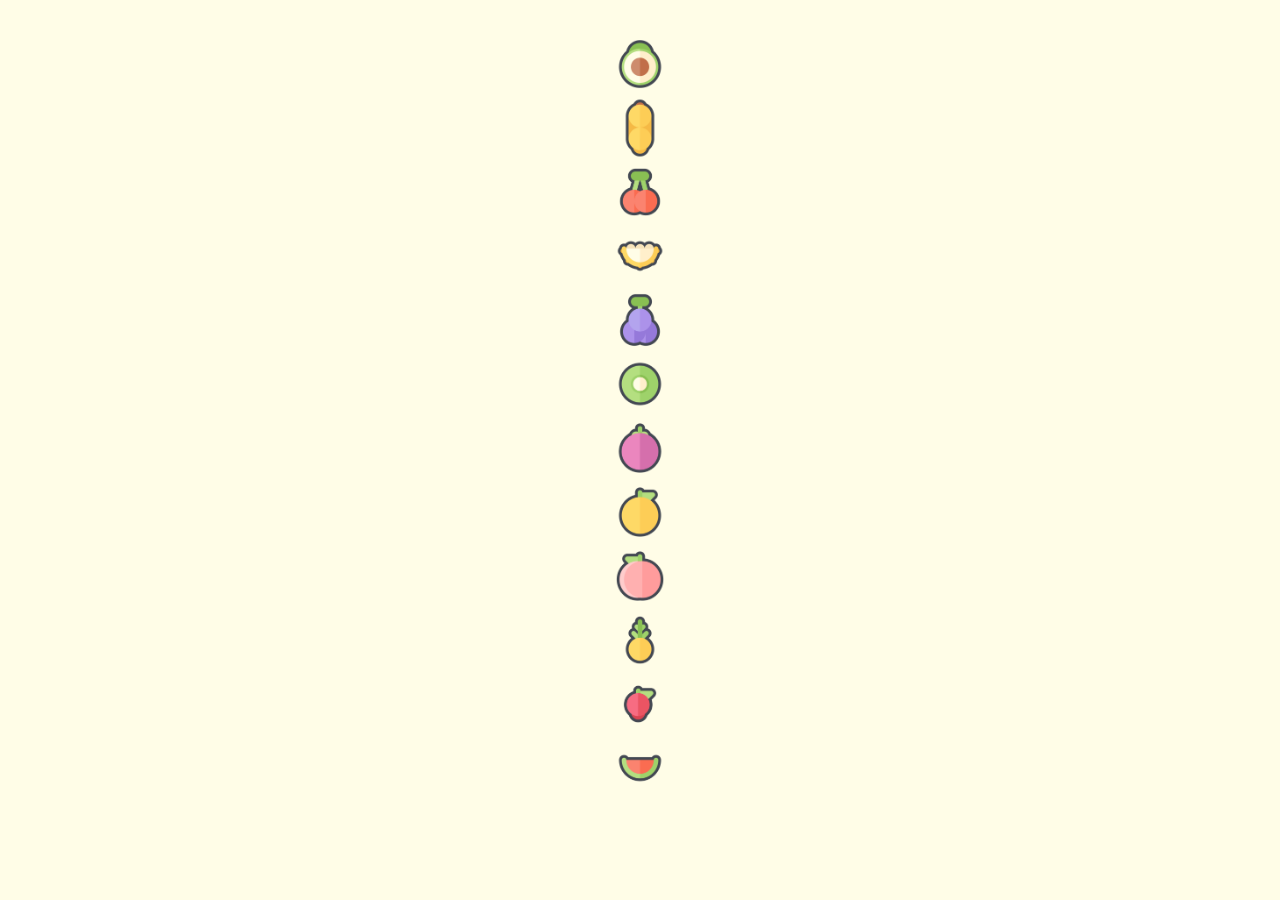
<file: index.html>
<!doctype html>
<html>
<head>
  <meta charset="UTF-8">
  <meta name="viewport" content="width=device-width, initial-scale=1.0">
  <link href="./src/css/output.css" rel="stylesheet">
  <link href="./src/css/variable.css" rel="stylesheet">
</head>
<body class="w-full h-screen container m-auto bg-[var(--cream)]">
  <ul class="w-full flex flex-col p-8 items-center">
    <li class="w-fit h-fit">
      <a href="./src/page/avocado.html">
        <img src="./src/img/fruit_avocado.webp" alt="fruit_avocado" class="size-16 object-scale-down">
      </a>
    </li>
    <li class="w-fit h-fit">
      <a href="./src/page/banana.html">
        <img src="./src/img/fruit_banana.webp" alt="fruit_banana" class="size-16 object-scale-down">
      </a>
    </li>
    <li class="w-fit h-fit">
      <a href="./src/page/cherry.html">
        <img src="./src/img/fruit_cherry.webp" alt="fruit_cherry" class="size-16 object-scale-down">
      </a>
    </li>
    <li class="w-fit h-fit">
      <a href="./src/page/durian.html">
        <img src="./src/img/fruit_durian.webp" alt="fruit_durian" class="size-16 object-scale-down">
      </a>
    </li>
    <li class="w-fit h-fit">
      <a href="./src/page/grape.html">
        <img src="./src/img/fruit_grape.webp" alt="fruit_grape" class="size-16 object-scale-down">
      </a>
    </li>
    <li class="w-fit h-fit">
      <a href="./src/page/kiwi.html">
        <img src="./src/img/fruit_kiwi.webp" alt="fruit_kiwi" class="size-16 object-scale-down">
      </a>
    </li>
    <li class="w-fit h-fit">
      <a href="./src/page/mangosteen.html">
        <img src="./src/img/fruit_mangosteen.webp" alt="fruit_mangosteen" class="size-16 object-scale-down">
      </a>
    </li>
    <li class="w-fit h-fit">
      <a href="./src/page/orange.html">
        <img src="./src/img/fruit_orange.webp" alt="fruit_orange" class="size-16 object-scale-down">
      </a>
    </li>
    <li class="w-fit h-fit">
      <a href="./src/page/peach.html">
        <img src="./src/img/fruit_peach.webp" alt="fruit_peach" class="size-16 object-scale-down">
      </a>
    </li>
    <li class="w-fit h-fit">
      <a href="./src/page/pineapple.html">
        <img src="./src/img/fruit_pineapple.webp" alt="fruit_pineapple" class="size-16 object-scale-down">
      </a>
    </li>
    <li class="w-fit h-fit">
      <a href="./src/page/strawberry.html">
        <img src="./src/img/fruit_strawberry.webp" alt="fruit_strawberry" class="size-16 object-scale-down">
      </a>
    </li>
    <li class="w-fit h-fit">
      <a href="./src/page/watermelon.html">
        <img src="./src/img/fruit_watermelon.webp" alt="fruit_watermelon" class="size-16 object-scale-down">
      </a>
    </li>
  </ul>
</body>
</html>
</file>
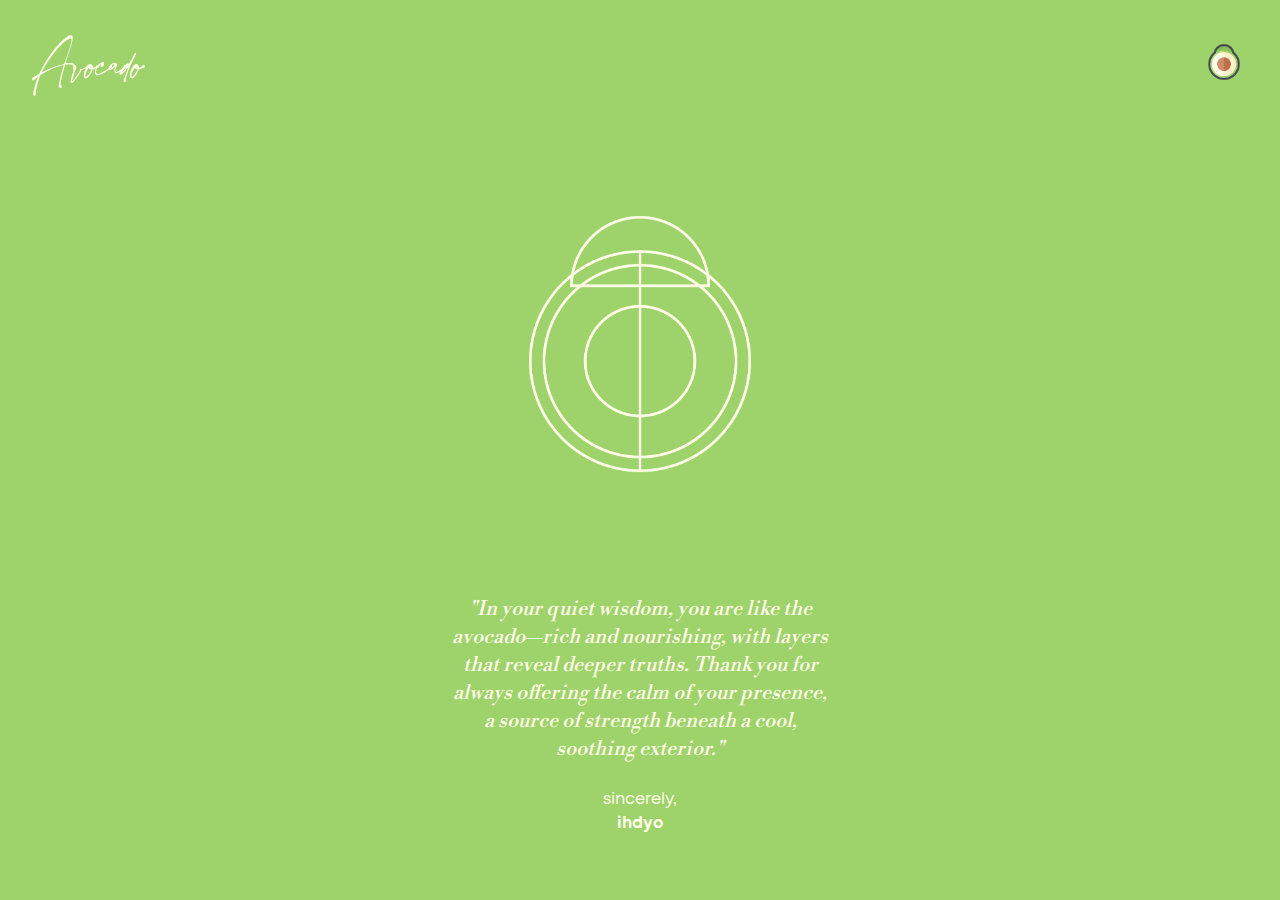
<file: src/page/avocado.html>
<!doctype html>
<html>
<head>
  <meta charset="UTF-8">
  <meta name="viewport" content="width=device-width, initial-scale=1.0">
  <title>Avocado</title>
  <link rel="icon" type="image/x-icon" href="../img/fruit_avocado.webp">
  <link href="../css/output.css" rel="stylesheet">
  <link href="../css/variable.css" rel="stylesheet">
</head>
<body class="w-full h-screen m-auto container p-8 bg-[var(--green)]">
    <div class="h-full flex flex-col justify-between items-center">
        <div class="w-full flex flex-row justify-between items-center">
            <h1 class="font-southam text-6xl text-[var(--cream)]">Avocado</h1>
            <img src="../img/fruit_avocado.webp" alt="fruit_avocado" class="size-12 object-scale-down">
        </div>
        <img src="../img/fruit_avocado-skeleton.webp" alt="fruit_avocado" class="size-96 object-scale-down">
        <div class="flex flex-col items-center pb-8 gap-6 text-[var(--cream)]">
            <p class="max-w-96 italic text-center text-xl font-libreBodoni">
                "In your quiet wisdom, you are like the avocado—rich and nourishing, with layers that reveal deeper truths. Thank you for always offering the calm of your presence, a source of strength beneath a cool, soothing exterior."
            </p>
            <p class="text-center font-montRegular">sincerely,<br><span class="font-montBold">ihdyo</span></p>
        </div>
    </div>
</body>
</html>
</file>
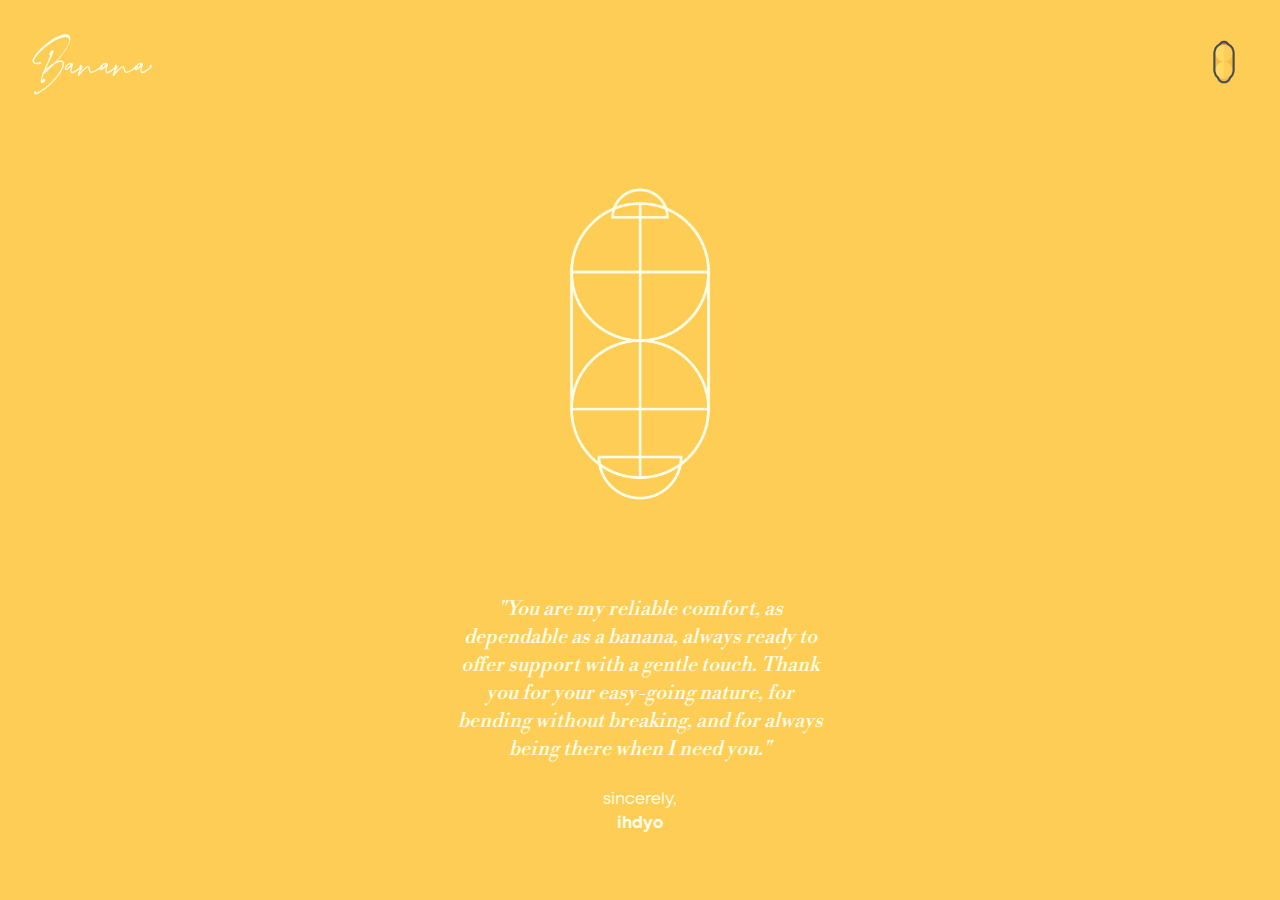
<file: src/page/banana.html>
<!doctype html>
<html>
<head>
  <meta charset="UTF-8">
  <meta name="viewport" content="width=device-width, initial-scale=1.0">
  <title>Banana</title>
  <link rel="icon" type="image/x-icon" href="../img/fruit_banana.webp">
  <link href="../css/output.css" rel="stylesheet">
  <link href="../css/variable.css" rel="stylesheet">
</head>
<body class="w-full h-screen m-auto container p-8 bg-[var(--yellow)]">
    <div class="h-full flex flex-col justify-between items-center">
        <div class="w-full flex flex-row justify-between items-center">
            <h1 class="font-southam text-6xl text-[var(--cream)]">Banana</h1>
            <img src="../img/fruit_banana.webp" alt="fruit_banana" class="size-12 object-scale-down">
        </div>
        <img src="../img/fruit_banana-skeleton.webp" alt="fruit_banana" class="size-96 object-scale-down">
        <div class="flex flex-col items-center pb-8 gap-6 text-[var(--cream)]">
            <p class="max-w-96 italic text-center text-xl font-libreBodoni">
                "You are my reliable comfort, as dependable as a banana, always ready to offer support with a gentle touch. Thank you for your easy-going nature, for bending without breaking, and for always being there when I need you."
            </p>
            <p class="text-center font-montRegular">sincerely,<br><span class="font-montBold">ihdyo</span></p>
        </div>
    </div>
</body>
</html>
</file>
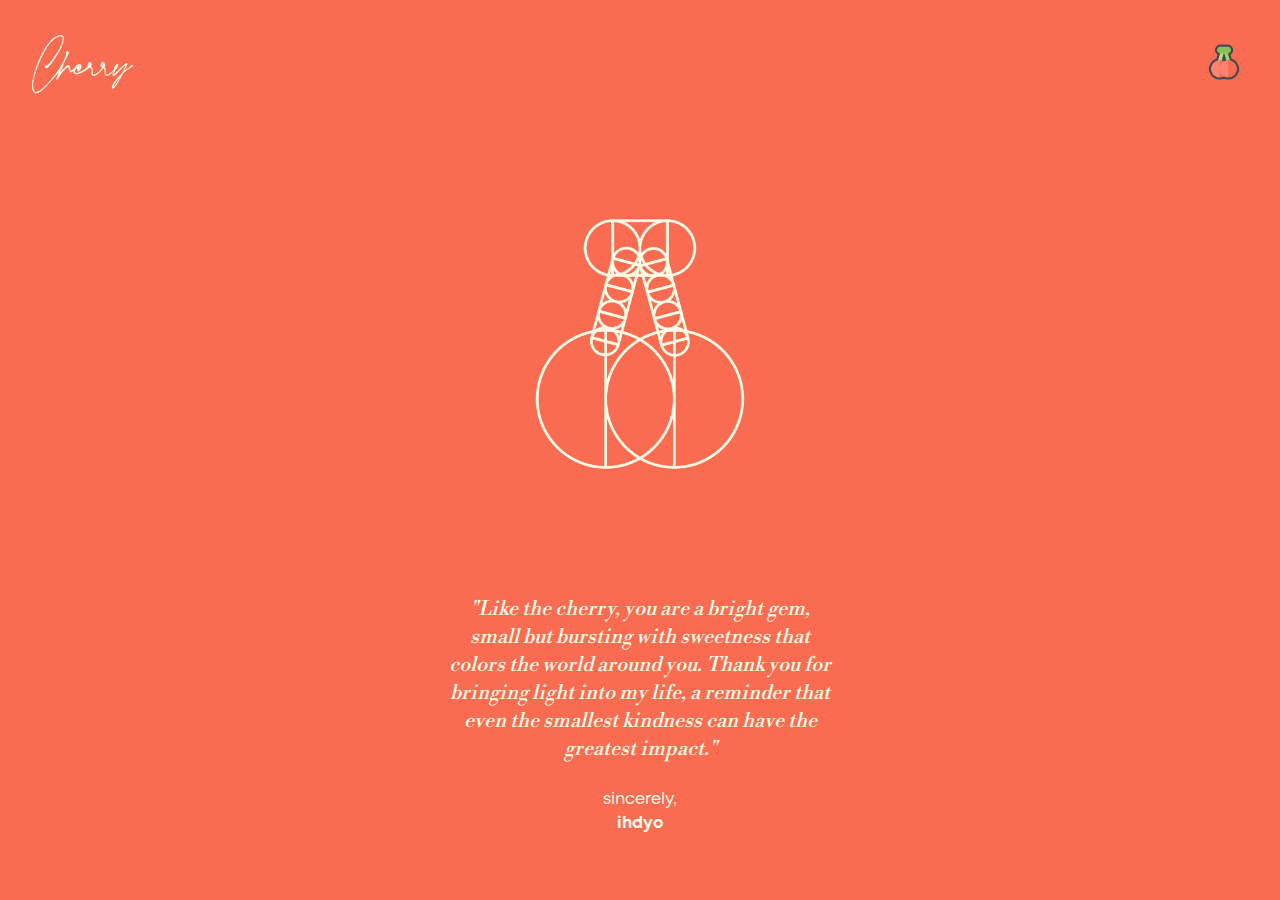
<file: src/page/cherry.html>
<!doctype html>
<html>
<head>
  <meta charset="UTF-8">
  <meta name="viewport" content="width=device-width, initial-scale=1.0">
  <title>Cherry</title>
  <link rel="icon" type="image/x-icon" href="../img/fruit_cherry.webp">
  <link href="../css/output.css" rel="stylesheet">
  <link href="../css/variable.css" rel="stylesheet">
</head>
<body class="w-full h-screen m-auto container p-8 bg-[var(--red)]">
    <div class="h-full flex flex-col justify-between items-center">
        <div class="w-full flex flex-row justify-between items-center">
            <h1 class="font-southam text-6xl text-[var(--cream)]">Cherry</h1>
            <img src="../img/fruit_cherry.webp" alt="fruit_cherry" class="size-12 object-scale-down">
        </div>
        <img src="../img/fruit_cherry-skeleton.webp" alt="fruit_cherry" class="size-96 object-scale-down">
        <div class="flex flex-col items-center pb-8 gap-6 text-[var(--cream)]">
            <p class="max-w-96 italic text-center text-xl font-libreBodoni">
                "Like the cherry, you are a bright gem, small but bursting with sweetness that colors the world around you. Thank you for bringing light into my life, a reminder that even the smallest kindness can have the greatest impact."
            </p>
            <p class="text-center font-montRegular">sincerely,<br><span class="font-montBold">ihdyo</span></p>
        </div>
    </div>
</body>
</html>
</file>
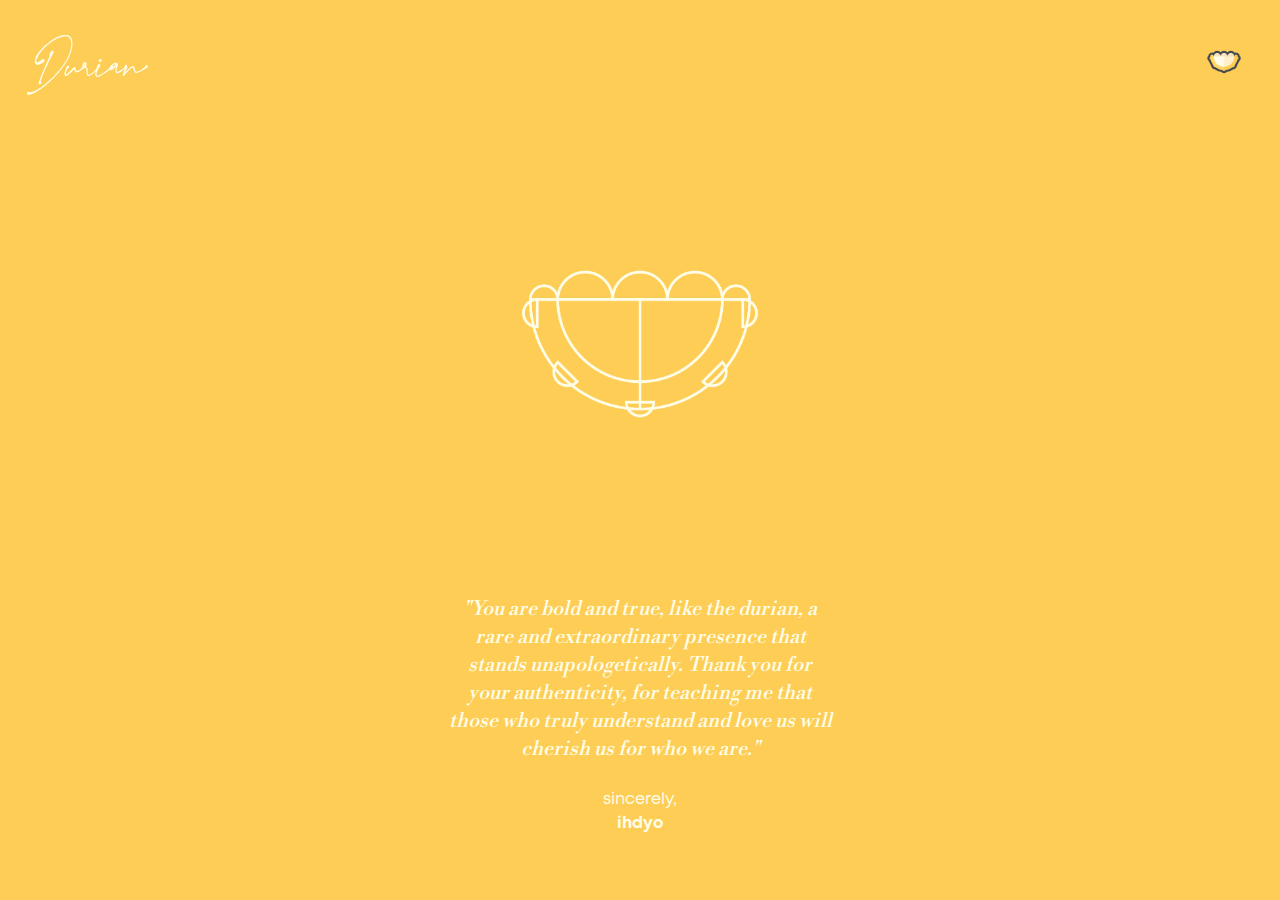
<file: src/page/durian.html>
<!doctype html>
<html>
<head>
  <meta charset="UTF-8">
  <meta name="viewport" content="width=device-width, initial-scale=1.0">
  <title>Durian</title>
  <link rel="icon" type="image/x-icon" href="../img/fruit_durian.webp">
  <link href="../css/output.css" rel="stylesheet">
  <link href="../css/variable.css" rel="stylesheet">
</head>
<body class="w-full h-screen m-auto container p-8 bg-[var(--yellow)]">
    <div class="h-full flex flex-col justify-between items-center">
        <div class="w-full flex flex-row justify-between items-center">
            <h1 class="font-southam text-6xl text-[var(--cream)]">Durian</h1>
            <img src="../img/fruit_durian.webp" alt="fruit_durian" class="size-12 object-scale-down">
        </div>
        <img src="../img/fruit_durian-skeleton.webp" alt="fruit_durian" class="size-96 object-scale-down">
        <div class="flex flex-col items-center pb-8 gap-6 text-[var(--cream)]">
            <p class="max-w-96 italic text-center text-xl font-libreBodoni">
                "You are bold and true, like the durian, a rare and extraordinary presence that stands unapologetically. Thank you for your authenticity, for teaching me that those who truly understand and love us will cherish us for who we are."
            </p>
            <p class="text-center font-montRegular">sincerely,<br><span class="font-montBold">ihdyo</span></p>
        </div>
    </div>
</body>
</html>
</file>
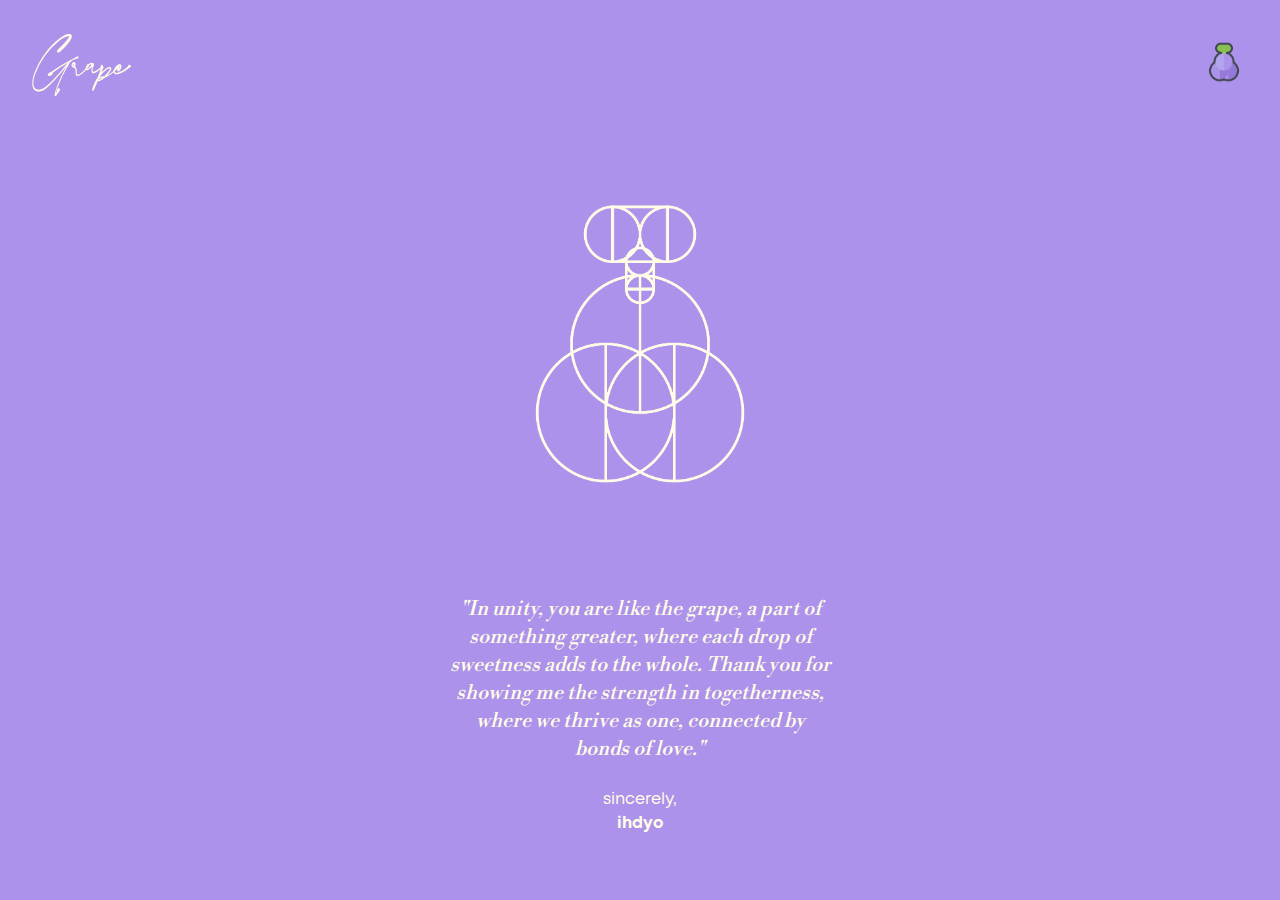
<file: src/page/grape.html>
<!doctype html>
<html>
<head>
  <meta charset="UTF-8">
  <meta name="viewport" content="width=device-width, initial-scale=1.0">
  <title>Grape</title>
  <link rel="icon" type="image/x-icon" href="../img/fruit_grape.webp">
  <link href="../css/output.css" rel="stylesheet">
  <link href="../css/variable.css" rel="stylesheet">
</head>
<body class="w-full h-screen m-auto container p-8 bg-[var(--purple)]">
    <div class="h-full flex flex-col justify-between items-center">
        <div class="w-full flex flex-row justify-between items-center">
            <h1 class="font-southam text-6xl text-[var(--cream)]">Grape</h1>
            <img src="../img/fruit_grape.webp" alt="fruit_grape" class="size-12 object-scale-down">
        </div>
        <img src="../img/fruit_grape-skeleton.webp" alt="fruit_grape" class="size-96 object-scale-down">
        <div class="flex flex-col items-center pb-8 gap-6 text-[var(--cream)]">
            <p class="max-w-96 italic text-center text-xl font-libreBodoni">
                "In unity, you are like the grape, a part of something greater, where each drop of sweetness adds to the whole. Thank you for showing me the strength in togetherness, where we thrive as one, connected by bonds of love."
            </p>
            <p class="text-center font-montRegular">sincerely,<br><span class="font-montBold">ihdyo</span></p>
        </div>
    </div>
</body>
</html>
</file>
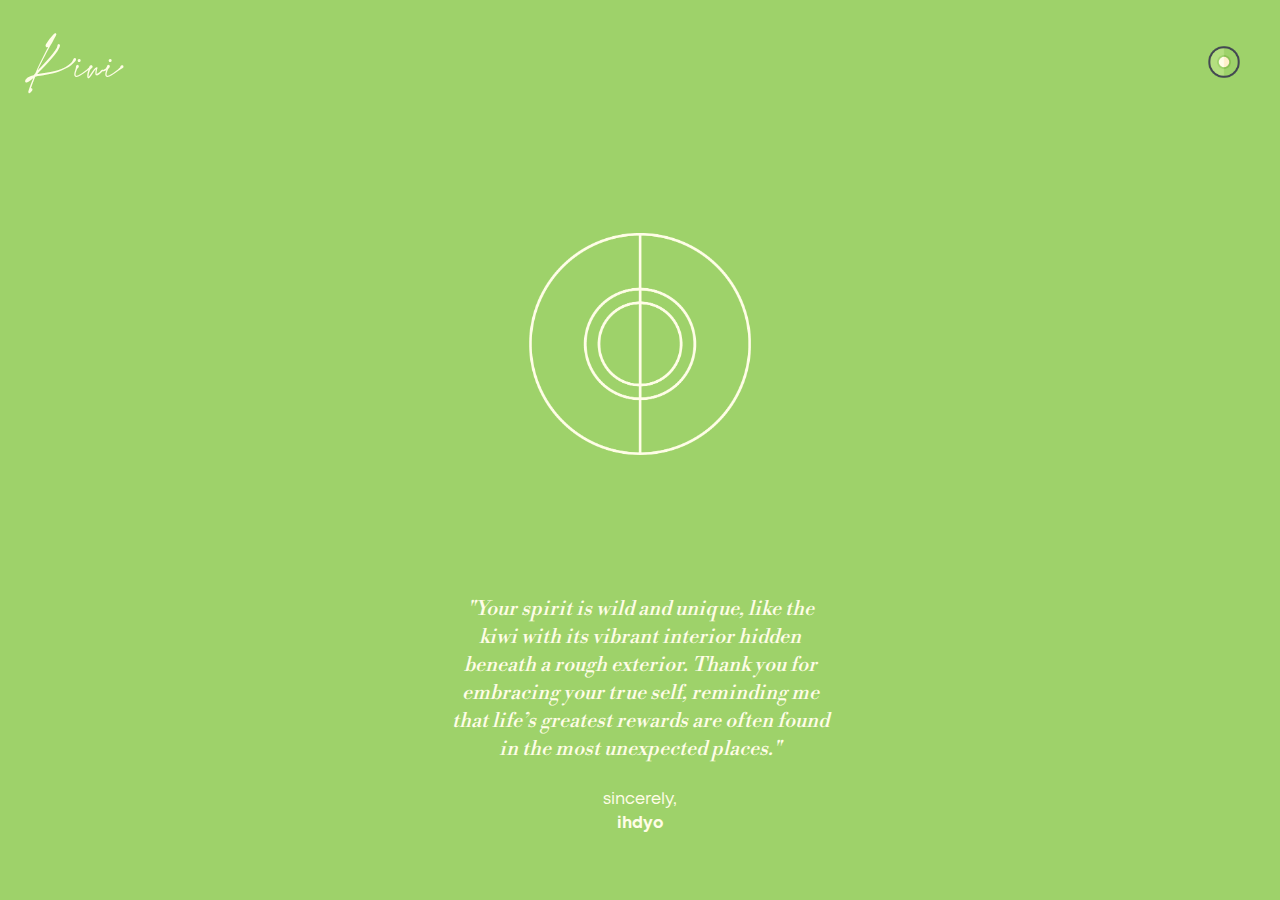
<file: src/page/kiwi.html>
<!doctype html>
<html>
<head>
  <meta charset="UTF-8">
  <meta name="viewport" content="width=device-width, initial-scale=1.0">
  <title>Kiwi</title>
  <link rel="icon" type="image/x-icon" href="../img/fruit_kiwi.webp">
  <link href="../css/output.css" rel="stylesheet">
  <link href="../css/variable.css" rel="stylesheet">
</head>
<body class="w-full h-screen m-auto container p-8 bg-[var(--green)]">
    <div class="h-full flex flex-col justify-between items-center">
        <div class="w-full flex flex-row justify-between items-center">
            <h1 class="font-southam text-6xl text-[var(--cream)]">Kiwi</h1>
            <img src="../img/fruit_kiwi.webp" alt="fruit_kiwi" class="size-12 object-scale-down">
        </div>
        <img src="../img/fruit_kiwi-skeleton.webp" alt="fruit_kiwi" class="size-96 object-scale-down">
        <div class="flex flex-col items-center pb-8 gap-6 text-[var(--cream)]">
            <p class="max-w-96 italic text-center text-xl font-libreBodoni">
                "Your spirit is wild and unique, like the kiwi with its vibrant interior hidden beneath a rough exterior. Thank you for embracing your true self, reminding me that life’s greatest rewards are often found in the most unexpected places."
            </p>
            <p class="text-center font-montRegular">sincerely,<br><span class="font-montBold">ihdyo</span></p>
        </div>
    </div>
</body>
</html>
</file>
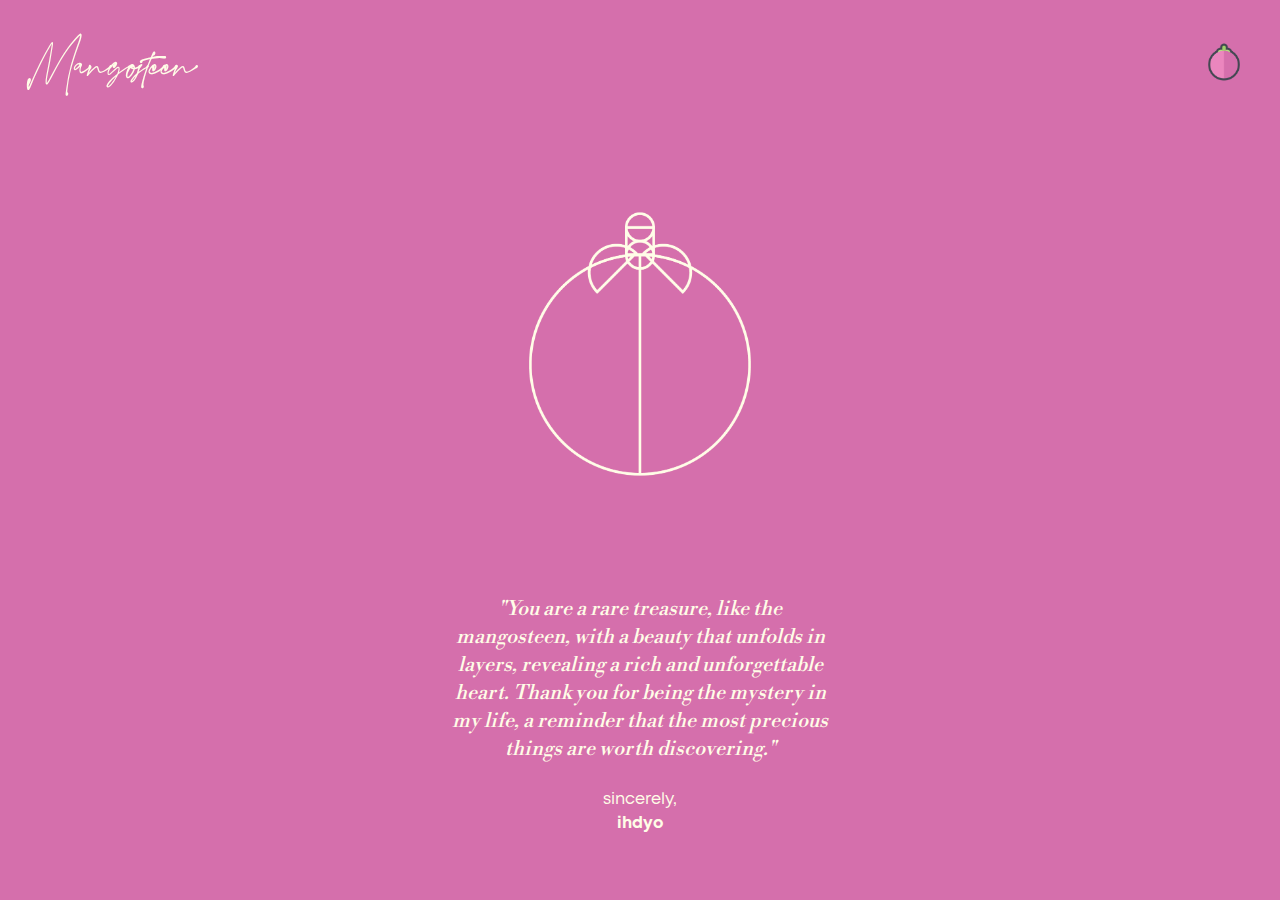
<file: src/page/mangosteen.html>
<!doctype html>
<html>
<head>
  <meta charset="UTF-8">
  <meta name="viewport" content="width=device-width, initial-scale=1.0">
  <title>Mangosteen</title>
  <link rel="icon" type="image/x-icon" href="../img/fruit_mangosteen.webp">
  <link href="../css/output.css" rel="stylesheet">
  <link href="../css/variable.css" rel="stylesheet">
</head>
<body class="w-full h-screen m-auto container p-8 bg-[var(--magenta)]">
    <div class="h-full flex flex-col justify-between items-center">
        <div class="w-full flex flex-row justify-between items-center">
            <h1 class="font-southam text-6xl text-[var(--cream)]">Mangosteen</h1>
            <img src="../img/fruit_mangosteen.webp" alt="fruit_mangosteen" class="size-12 object-scale-down">
        </div>
        <img src="../img/fruit_mangosteen-skeleton.webp" alt="fruit_mangosteen" class="size-96 object-scale-down">
        <div class="flex flex-col items-center pb-8 gap-6 text-[var(--cream)]">
            <p class="max-w-96 italic text-center text-xl font-libreBodoni">
                "You are a rare treasure, like the mangosteen, with a beauty that unfolds in layers, revealing a rich and unforgettable heart. Thank you for being the mystery in my life, a reminder that the most precious things are worth discovering."
            </p>
            <p class="text-center font-montRegular">sincerely,<br><span class="font-montBold">ihdyo</span></p>
        </div>
    </div>
</body>
</html>
</file>
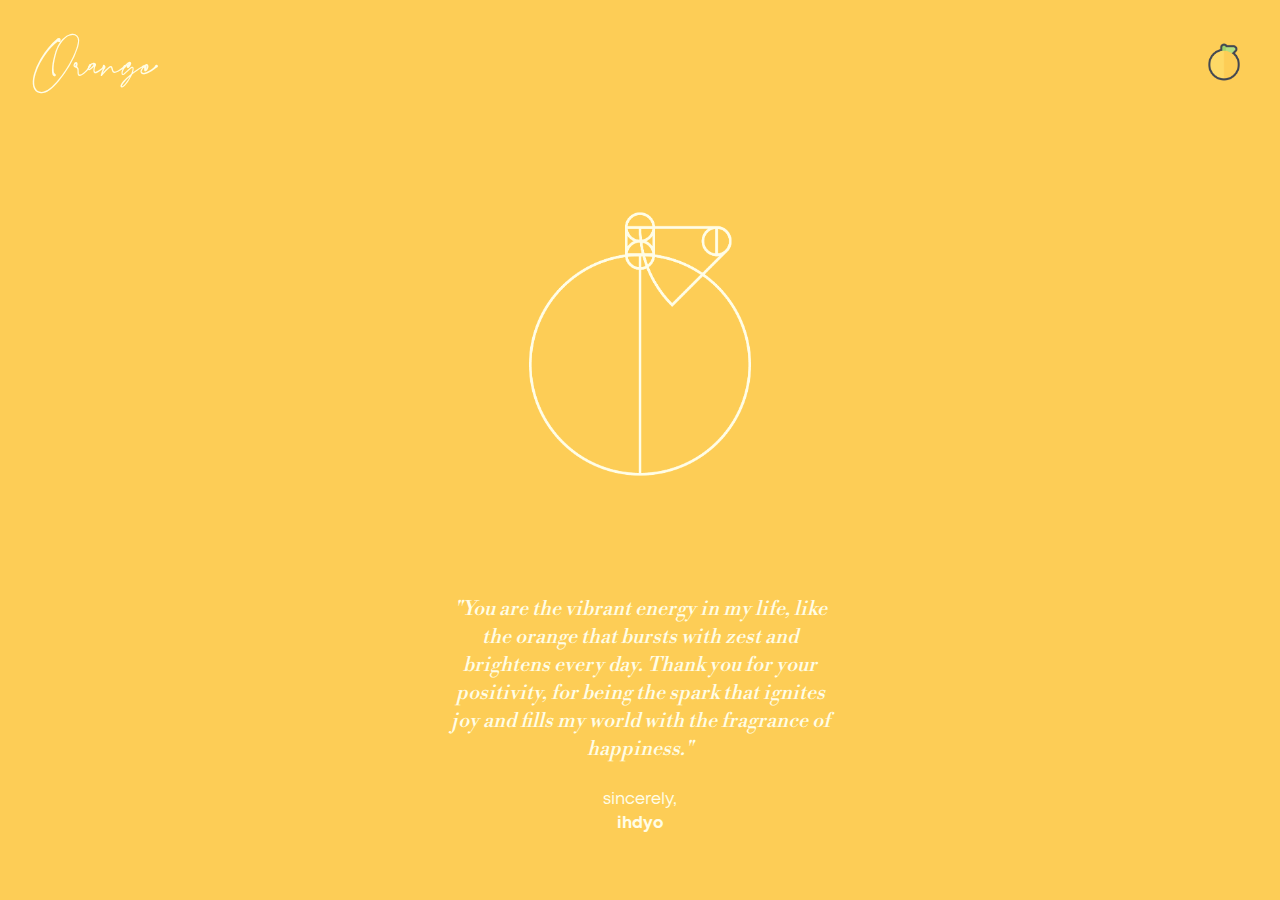
<file: src/page/orange.html>
<!doctype html>
<html>
<head>
  <meta charset="UTF-8">
  <meta name="viewport" content="width=device-width, initial-scale=1.0">
  <title>Orange</title>
  <link rel="icon" type="image/x-icon" href="../img/fruit_orange.webp">
  <link href="../css/output.css" rel="stylesheet">
  <link href="../css/variable.css" rel="stylesheet">
</head>
<body class="w-full h-screen m-auto container p-8 bg-[var(--yellow)]">
    <div class="h-full flex flex-col justify-between items-center">
        <div class="w-full flex flex-row justify-between items-center">
            <h1 class="font-southam text-6xl text-[var(--cream)]">Orange</h1>
            <img src="../img/fruit_orange.webp" alt="fruit_orange" class="size-12 object-scale-down">
        </div>
        <img src="../img/fruit_orange-skeleton.webp" alt="fruit_orange" class="size-96 object-scale-down">
        <div class="flex flex-col items-center pb-8 gap-6 text-[var(--cream)]">
            <p class="max-w-96 italic text-center text-xl font-libreBodoni">
                "You are the vibrant energy in my life, like the orange that bursts with zest and brightens every day. Thank you for your positivity, for being the spark that ignites joy and fills my world with the fragrance of happiness."
            </p>
            <p class="text-center font-montRegular">sincerely,<br><span class="font-montBold">ihdyo</span></p>
        </div>
    </div>
</body>
</html>
</file>
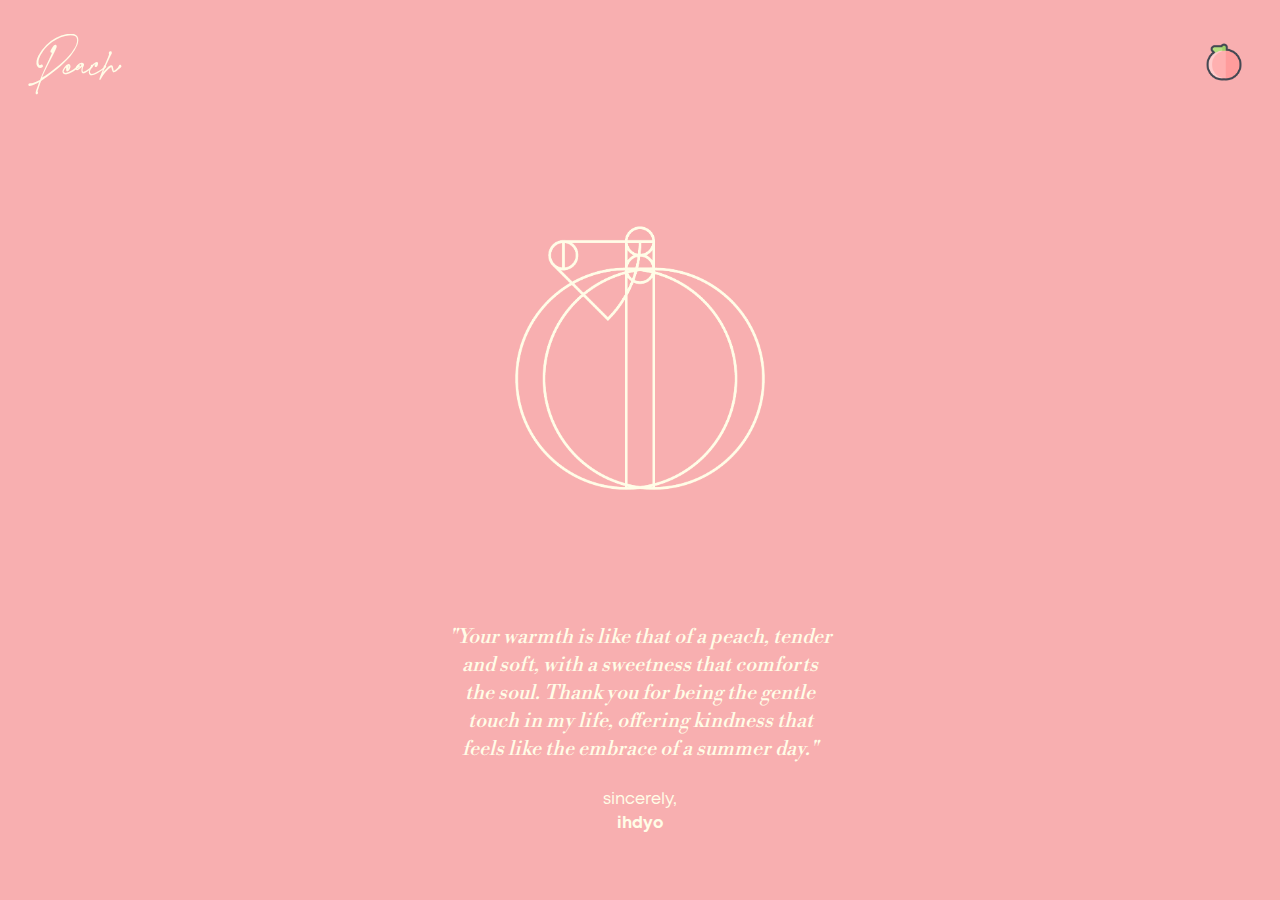
<file: src/page/peach.html>
<!doctype html>
<html>
<head>
  <meta charset="UTF-8">
  <meta name="viewport" content="width=device-width, initial-scale=1.0">
  <title>Peach</title>
  <link rel="icon" type="image/x-icon" href="../img/fruit_peach.webp">
  <link href="../css/output.css" rel="stylesheet">
  <link href="../css/variable.css" rel="stylesheet">
</head>
<body class="w-full h-screen m-auto container p-8 bg-[var(--peach)]">
    <div class="h-full flex flex-col justify-between items-center">
        <div class="w-full flex flex-row justify-between items-center">
            <h1 class="font-southam text-6xl text-[var(--cream)]">Peach</h1>
            <img src="../img/fruit_peach.webp" alt="fruit_peach" class="size-12 object-scale-down">
        </div>
        <img src="../img/fruit_peach-skeleton.webp" alt="fruit_peach" class="size-96 object-scale-down">
        <div class="flex flex-col items-center pb-8 gap-6 text-[var(--cream)]">
            <p class="max-w-96 italic text-center text-xl font-libreBodoni">
                "Your warmth is like that of a peach, tender and soft, with a sweetness that comforts the soul. Thank you for being the gentle touch in my life, offering kindness that feels like the embrace of a summer day."
            </p>
            <p class="text-center font-montRegular">sincerely,<br><span class="font-montBold">ihdyo</span></p>
        </div>
    </div>
</body>
</html>
</file>
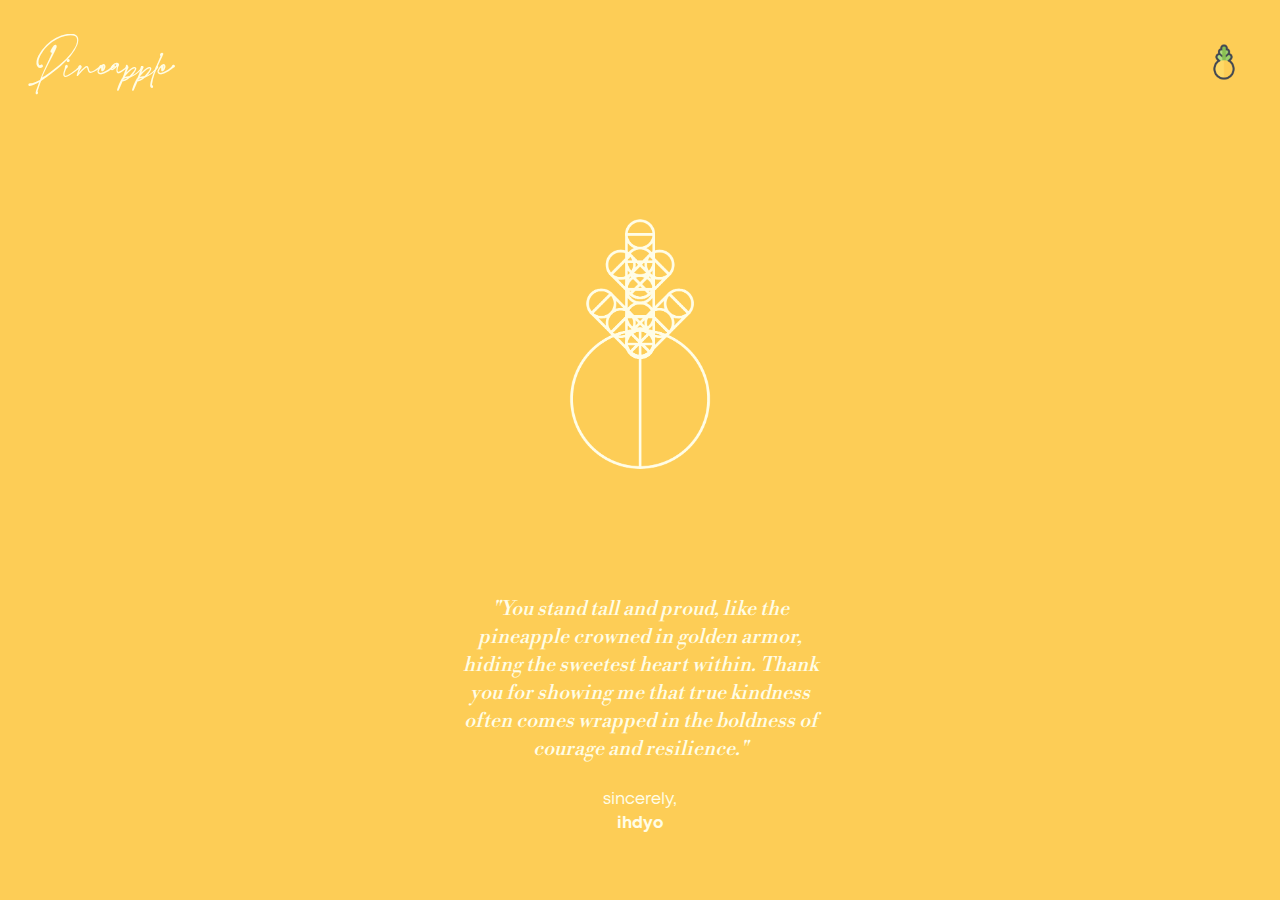
<file: src/page/pineapple.html>
<!doctype html>
<html>
<head>
  <meta charset="UTF-8">
  <meta name="viewport" content="width=device-width, initial-scale=1.0">
  <title>Pineapple</title>
  <link rel="icon" type="image/x-icon" href="../img/fruit_pineapple.webp">
  <link href="../css/output.css" rel="stylesheet">
  <link href="../css/variable.css" rel="stylesheet">
</head>
<body class="w-full h-screen m-auto container p-8 bg-[var(--yellow)]">
    <div class="h-full flex flex-col justify-between items-center">
        <div class="w-full flex flex-row justify-between items-center">
            <h1 class="font-southam text-6xl text-[var(--cream)]">Pineapple</h1>
            <img src="../img/fruit_pineapple.webp" alt="fruit_pineapple" class="size-12 object-scale-down">
        </div>
        <img src="../img/fruit_pineapple-skeleton.webp" alt="fruit_pineapple" class="size-96 object-scale-down">
        <div class="flex flex-col items-center pb-8 gap-6 text-[var(--cream)]">
            <p class="max-w-96 italic text-center text-xl font-libreBodoni">
                "You stand tall and proud, like the pineapple crowned in golden armor, hiding the sweetest heart within. Thank you for showing me that true kindness often comes wrapped in the boldness of courage and resilience."
            </p>
            <p class="text-center font-montRegular">sincerely,<br><span class="font-montBold">ihdyo</span></p>
        </div>
    </div>
</body>
</html>
</file>
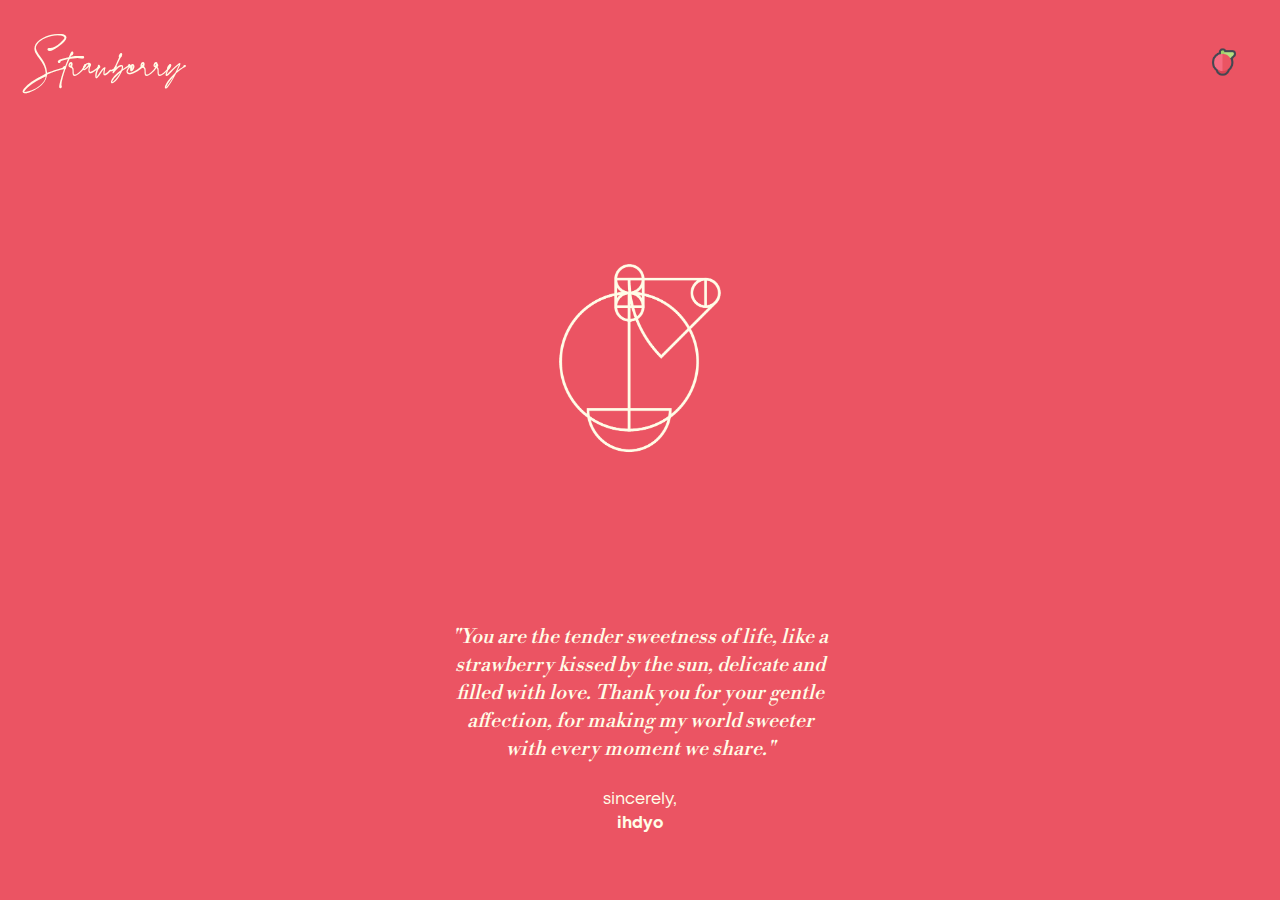
<file: src/page/strawberry.html>
<!doctype html>
<html>
<head>
  <meta charset="UTF-8">
  <meta name="viewport" content="width=device-width, initial-scale=1.0">
  <title>Strawberry</title>
  <link rel="icon" type="image/x-icon" href="../img/fruit_strawberry.webp">
  <link href="../css/output.css" rel="stylesheet">
  <link href="../css/variable.css" rel="stylesheet">
</head>
<body class="w-full h-screen m-auto container p-8 bg-[var(--rose)]">
    <div class="h-full flex flex-col justify-between items-center">
        <div class="w-full flex flex-row justify-between items-center">
            <h1 class="font-southam text-6xl text-[var(--cream)]">Strawberry</h1>
            <img src="../img/fruit_strawberry.webp" alt="fruit_strawberry" class="size-12 object-scale-down">
        </div>
        <img src="../img/fruit_strawberry-skeleton.webp" alt="fruit_strawberry" class="size-96 object-scale-down">
        <div class="flex flex-col items-center pb-8 gap-6 text-[var(--cream)]">
            <p class="max-w-96 italic text-center text-xl font-libreBodoni">
                "You are the tender sweetness of life, like a strawberry kissed by the sun, delicate and filled with love. Thank you for your gentle affection, for making my world sweeter with every moment we share."
            </p>
            <p class="text-center font-montRegular">sincerely,<br><span class="font-montBold">ihdyo</span></p>
        </div>
    </div>
</body>
</html>
</file>
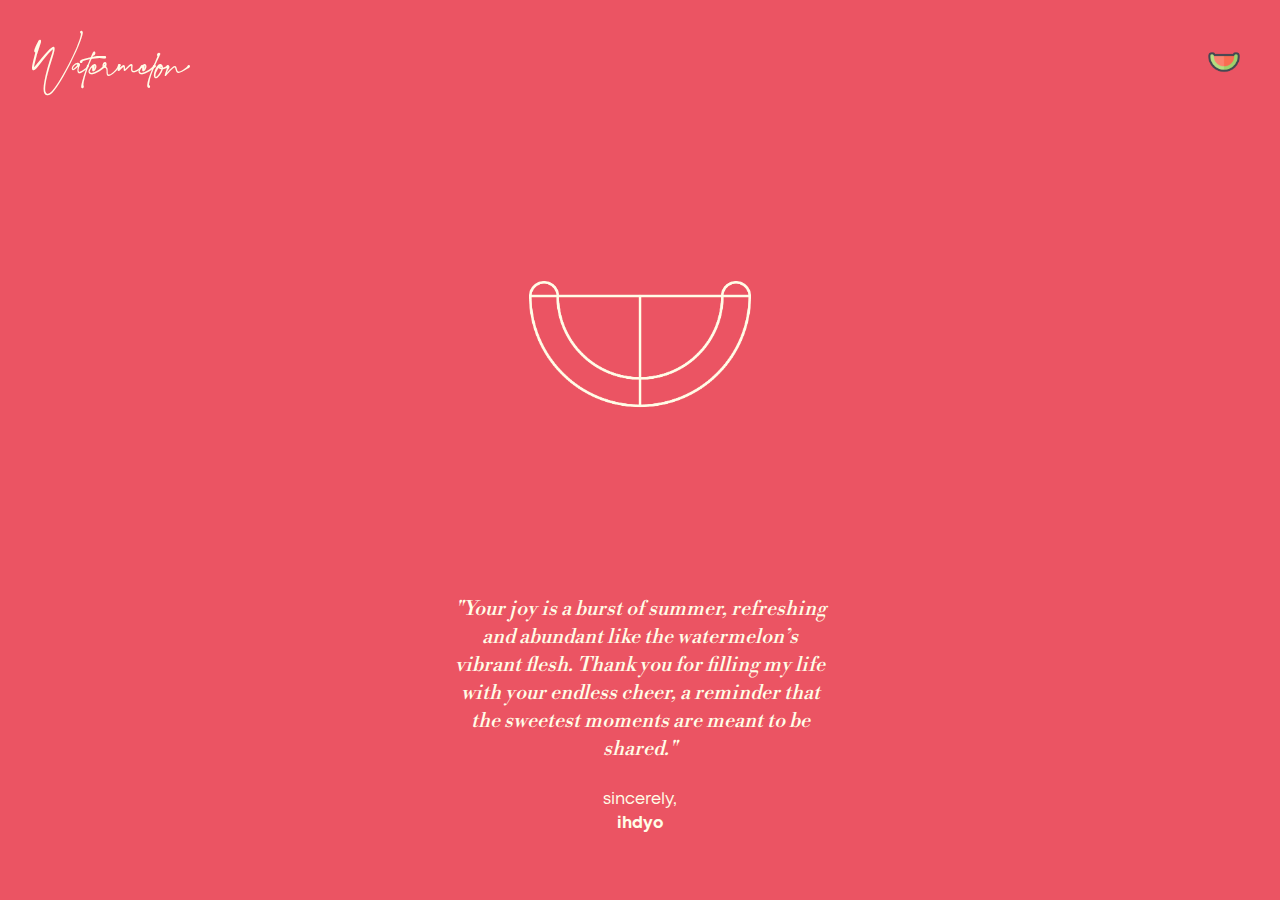
<file: src/page/watermelon.html>
<!doctype html>
<html>
<head>
  <meta charset="UTF-8">
  <meta name="viewport" content="width=device-width, initial-scale=1.0">
  <title>Watermelon</title>
  <link rel="icon" type="image/x-icon" href="../img/fruit_watermelon.webp">
  <link href="../css/output.css" rel="stylesheet">
  <link href="../css/variable.css" rel="stylesheet">
</head>
<body class="w-full h-screen m-auto container p-8 bg-[var(--rose)]">
    <div class="h-full flex flex-col justify-between items-center">
        <div class="w-full flex flex-row justify-between items-center">
            <h1 class="font-southam text-6xl text-[var(--cream)]">Watermelon</h1>
            <img src="../img/fruit_watermelon.webp" alt="fruit_watermelon" class="size-12 object-scale-down">
        </div>
        <img src="../img/fruit_watermelon-skeleton.webp" alt="fruit_watermelon" class="size-96 object-scale-down">
        <div class="flex flex-col items-center pb-8 gap-6 text-[var(--cream)]">
            <p class="max-w-96 italic text-center text-xl font-libreBodoni">
                "Your joy is a burst of summer, refreshing and abundant like the watermelon’s vibrant flesh. Thank you for filling my life with your endless cheer, a reminder that the sweetest moments are meant to be shared."
            </p>
            <p class="text-center font-montRegular">sincerely,<br><span class="font-montBold">ihdyo</span></p>
        </div>
    </div>
</body>
</html>
</file>
<file: src/css/variable.css>
:root {
    --cream: #fffde7;
    --red: #fa6c51;
    --brown: #c16f49;
    --yellow: #fdcd56;
    --green: #9ed26a;
    --purple: #ac92ea;
    --magenta: #d56fac;
    --peach: #f8afb0;
    --rose: #eb5463;
}

@font-face {
	font-family: "mont-regular";
	src: url("../font/Mont-Regular.otf");
}
@font-face {
	font-family: "mont-bold";
	src: url("../font/Mont-Bold.otf");
}
@font-face {
	font-family: "libre-bodoni";
	src: url("../font/LibreBodoni-Regular.ttf");
}
@font-face {
	font-family: "southam";
	src: url("../font/Southam-Demo.otf");
}
</file>
<file: src/css/output.css>
/*
! tailwindcss v3.4.10 | MIT License | https://tailwindcss.com
*/

/*
1. Prevent padding and border from affecting element width. (https://github.com/mozdevs/cssremedy/issues/4)
2. Allow adding a border to an element by just adding a border-width. (https://github.com/tailwindcss/tailwindcss/pull/116)
*/

*,
::before,
::after {
  box-sizing: border-box;
  /* 1 */
  border-width: 0;
  /* 2 */
  border-style: solid;
  /* 2 */
  border-color: #e5e7eb;
  /* 2 */
}

::before,
::after {
  --tw-content: '';
}

/*
1. Use a consistent sensible line-height in all browsers.
2. Prevent adjustments of font size after orientation changes in iOS.
3. Use a more readable tab size.
4. Use the user's configured `sans` font-family by default.
5. Use the user's configured `sans` font-feature-settings by default.
6. Use the user's configured `sans` font-variation-settings by default.
7. Disable tap highlights on iOS
*/

html,
:host {
  line-height: 1.5;
  /* 1 */
  -webkit-text-size-adjust: 100%;
  /* 2 */
  -moz-tab-size: 4;
  /* 3 */
  -o-tab-size: 4;
     tab-size: 4;
  /* 3 */
  font-family: ui-sans-serif, system-ui, sans-serif, "Apple Color Emoji", "Segoe UI Emoji", "Segoe UI Symbol", "Noto Color Emoji";
  /* 4 */
  font-feature-settings: normal;
  /* 5 */
  font-variation-settings: normal;
  /* 6 */
  -webkit-tap-highlight-color: transparent;
  /* 7 */
}

/*
1. Remove the margin in all browsers.
2. Inherit line-height from `html` so users can set them as a class directly on the `html` element.
*/

body {
  margin: 0;
  /* 1 */
  line-height: inherit;
  /* 2 */
}

/*
1. Add the correct height in Firefox.
2. Correct the inheritance of border color in Firefox. (https://bugzilla.mozilla.org/show_bug.cgi?id=190655)
3. Ensure horizontal rules are visible by default.
*/

hr {
  height: 0;
  /* 1 */
  color: inherit;
  /* 2 */
  border-top-width: 1px;
  /* 3 */
}

/*
Add the correct text decoration in Chrome, Edge, and Safari.
*/

abbr:where([title]) {
  -webkit-text-decoration: underline dotted;
          text-decoration: underline dotted;
}

/*
Remove the default font size and weight for headings.
*/

h1,
h2,
h3,
h4,
h5,
h6 {
  font-size: inherit;
  font-weight: inherit;
}

/*
Reset links to optimize for opt-in styling instead of opt-out.
*/

a {
  color: inherit;
  text-decoration: inherit;
}

/*
Add the correct font weight in Edge and Safari.
*/

b,
strong {
  font-weight: bolder;
}

/*
1. Use the user's configured `mono` font-family by default.
2. Use the user's configured `mono` font-feature-settings by default.
3. Use the user's configured `mono` font-variation-settings by default.
4. Correct the odd `em` font sizing in all browsers.
*/

code,
kbd,
samp,
pre {
  font-family: ui-monospace, SFMono-Regular, Menlo, Monaco, Consolas, "Liberation Mono", "Courier New", monospace;
  /* 1 */
  font-feature-settings: normal;
  /* 2 */
  font-variation-settings: normal;
  /* 3 */
  font-size: 1em;
  /* 4 */
}

/*
Add the correct font size in all browsers.
*/

small {
  font-size: 80%;
}

/*
Prevent `sub` and `sup` elements from affecting the line height in all browsers.
*/

sub,
sup {
  font-size: 75%;
  line-height: 0;
  position: relative;
  vertical-align: baseline;
}

sub {
  bottom: -0.25em;
}

sup {
  top: -0.5em;
}

/*
1. Remove text indentation from table contents in Chrome and Safari. (https://bugs.chromium.org/p/chromium/issues/detail?id=999088, https://bugs.webkit.org/show_bug.cgi?id=201297)
2. Correct table border color inheritance in all Chrome and Safari. (https://bugs.chromium.org/p/chromium/issues/detail?id=935729, https://bugs.webkit.org/show_bug.cgi?id=195016)
3. Remove gaps between table borders by default.
*/

table {
  text-indent: 0;
  /* 1 */
  border-color: inherit;
  /* 2 */
  border-collapse: collapse;
  /* 3 */
}

/*
1. Change the font styles in all browsers.
2. Remove the margin in Firefox and Safari.
3. Remove default padding in all browsers.
*/

button,
input,
optgroup,
select,
textarea {
  font-family: inherit;
  /* 1 */
  font-feature-settings: inherit;
  /* 1 */
  font-variation-settings: inherit;
  /* 1 */
  font-size: 100%;
  /* 1 */
  font-weight: inherit;
  /* 1 */
  line-height: inherit;
  /* 1 */
  letter-spacing: inherit;
  /* 1 */
  color: inherit;
  /* 1 */
  margin: 0;
  /* 2 */
  padding: 0;
  /* 3 */
}

/*
Remove the inheritance of text transform in Edge and Firefox.
*/

button,
select {
  text-transform: none;
}

/*
1. Correct the inability to style clickable types in iOS and Safari.
2. Remove default button styles.
*/

button,
input:where([type='button']),
input:where([type='reset']),
input:where([type='submit']) {
  -webkit-appearance: button;
  /* 1 */
  background-color: transparent;
  /* 2 */
  background-image: none;
  /* 2 */
}

/*
Use the modern Firefox focus style for all focusable elements.
*/

:-moz-focusring {
  outline: auto;
}

/*
Remove the additional `:invalid` styles in Firefox. (https://github.com/mozilla/gecko-dev/blob/2f9eacd9d3d995c937b4251a5557d95d494c9be1/layout/style/res/forms.css#L728-L737)
*/

:-moz-ui-invalid {
  box-shadow: none;
}

/*
Add the correct vertical alignment in Chrome and Firefox.
*/

progress {
  vertical-align: baseline;
}

/*
Correct the cursor style of increment and decrement buttons in Safari.
*/

::-webkit-inner-spin-button,
::-webkit-outer-spin-button {
  height: auto;
}

/*
1. Correct the odd appearance in Chrome and Safari.
2. Correct the outline style in Safari.
*/

[type='search'] {
  -webkit-appearance: textfield;
  /* 1 */
  outline-offset: -2px;
  /* 2 */
}

/*
Remove the inner padding in Chrome and Safari on macOS.
*/

::-webkit-search-decoration {
  -webkit-appearance: none;
}

/*
1. Correct the inability to style clickable types in iOS and Safari.
2. Change font properties to `inherit` in Safari.
*/

::-webkit-file-upload-button {
  -webkit-appearance: button;
  /* 1 */
  font: inherit;
  /* 2 */
}

/*
Add the correct display in Chrome and Safari.
*/

summary {
  display: list-item;
}

/*
Removes the default spacing and border for appropriate elements.
*/

blockquote,
dl,
dd,
h1,
h2,
h3,
h4,
h5,
h6,
hr,
figure,
p,
pre {
  margin: 0;
}

fieldset {
  margin: 0;
  padding: 0;
}

legend {
  padding: 0;
}

ol,
ul,
menu {
  list-style: none;
  margin: 0;
  padding: 0;
}

/*
Reset default styling for dialogs.
*/

dialog {
  padding: 0;
}

/*
Prevent resizing textareas horizontally by default.
*/

textarea {
  resize: vertical;
}

/*
1. Reset the default placeholder opacity in Firefox. (https://github.com/tailwindlabs/tailwindcss/issues/3300)
2. Set the default placeholder color to the user's configured gray 400 color.
*/

input::-moz-placeholder, textarea::-moz-placeholder {
  opacity: 1;
  /* 1 */
  color: #9ca3af;
  /* 2 */
}

input::placeholder,
textarea::placeholder {
  opacity: 1;
  /* 1 */
  color: #9ca3af;
  /* 2 */
}

/*
Set the default cursor for buttons.
*/

button,
[role="button"] {
  cursor: pointer;
}

/*
Make sure disabled buttons don't get the pointer cursor.
*/

:disabled {
  cursor: default;
}

/*
1. Make replaced elements `display: block` by default. (https://github.com/mozdevs/cssremedy/issues/14)
2. Add `vertical-align: middle` to align replaced elements more sensibly by default. (https://github.com/jensimmons/cssremedy/issues/14#issuecomment-634934210)
   This can trigger a poorly considered lint error in some tools but is included by design.
*/

img,
svg,
video,
canvas,
audio,
iframe,
embed,
object {
  display: block;
  /* 1 */
  vertical-align: middle;
  /* 2 */
}

/*
Constrain images and videos to the parent width and preserve their intrinsic aspect ratio. (https://github.com/mozdevs/cssremedy/issues/14)
*/

img,
video {
  max-width: 100%;
  height: auto;
}

/* Make elements with the HTML hidden attribute stay hidden by default */

[hidden] {
  display: none;
}

*, ::before, ::after {
  --tw-border-spacing-x: 0;
  --tw-border-spacing-y: 0;
  --tw-translate-x: 0;
  --tw-translate-y: 0;
  --tw-rotate: 0;
  --tw-skew-x: 0;
  --tw-skew-y: 0;
  --tw-scale-x: 1;
  --tw-scale-y: 1;
  --tw-pan-x:  ;
  --tw-pan-y:  ;
  --tw-pinch-zoom:  ;
  --tw-scroll-snap-strictness: proximity;
  --tw-gradient-from-position:  ;
  --tw-gradient-via-position:  ;
  --tw-gradient-to-position:  ;
  --tw-ordinal:  ;
  --tw-slashed-zero:  ;
  --tw-numeric-figure:  ;
  --tw-numeric-spacing:  ;
  --tw-numeric-fraction:  ;
  --tw-ring-inset:  ;
  --tw-ring-offset-width: 0px;
  --tw-ring-offset-color: #fff;
  --tw-ring-color: rgb(59 130 246 / 0.5);
  --tw-ring-offset-shadow: 0 0 #0000;
  --tw-ring-shadow: 0 0 #0000;
  --tw-shadow: 0 0 #0000;
  --tw-shadow-colored: 0 0 #0000;
  --tw-blur:  ;
  --tw-brightness:  ;
  --tw-contrast:  ;
  --tw-grayscale:  ;
  --tw-hue-rotate:  ;
  --tw-invert:  ;
  --tw-saturate:  ;
  --tw-sepia:  ;
  --tw-drop-shadow:  ;
  --tw-backdrop-blur:  ;
  --tw-backdrop-brightness:  ;
  --tw-backdrop-contrast:  ;
  --tw-backdrop-grayscale:  ;
  --tw-backdrop-hue-rotate:  ;
  --tw-backdrop-invert:  ;
  --tw-backdrop-opacity:  ;
  --tw-backdrop-saturate:  ;
  --tw-backdrop-sepia:  ;
  --tw-contain-size:  ;
  --tw-contain-layout:  ;
  --tw-contain-paint:  ;
  --tw-contain-style:  ;
}

::backdrop {
  --tw-border-spacing-x: 0;
  --tw-border-spacing-y: 0;
  --tw-translate-x: 0;
  --tw-translate-y: 0;
  --tw-rotate: 0;
  --tw-skew-x: 0;
  --tw-skew-y: 0;
  --tw-scale-x: 1;
  --tw-scale-y: 1;
  --tw-pan-x:  ;
  --tw-pan-y:  ;
  --tw-pinch-zoom:  ;
  --tw-scroll-snap-strictness: proximity;
  --tw-gradient-from-position:  ;
  --tw-gradient-via-position:  ;
  --tw-gradient-to-position:  ;
  --tw-ordinal:  ;
  --tw-slashed-zero:  ;
  --tw-numeric-figure:  ;
  --tw-numeric-spacing:  ;
  --tw-numeric-fraction:  ;
  --tw-ring-inset:  ;
  --tw-ring-offset-width: 0px;
  --tw-ring-offset-color: #fff;
  --tw-ring-color: rgb(59 130 246 / 0.5);
  --tw-ring-offset-shadow: 0 0 #0000;
  --tw-ring-shadow: 0 0 #0000;
  --tw-shadow: 0 0 #0000;
  --tw-shadow-colored: 0 0 #0000;
  --tw-blur:  ;
  --tw-brightness:  ;
  --tw-contrast:  ;
  --tw-grayscale:  ;
  --tw-hue-rotate:  ;
  --tw-invert:  ;
  --tw-saturate:  ;
  --tw-sepia:  ;
  --tw-drop-shadow:  ;
  --tw-backdrop-blur:  ;
  --tw-backdrop-brightness:  ;
  --tw-backdrop-contrast:  ;
  --tw-backdrop-grayscale:  ;
  --tw-backdrop-hue-rotate:  ;
  --tw-backdrop-invert:  ;
  --tw-backdrop-opacity:  ;
  --tw-backdrop-saturate:  ;
  --tw-backdrop-sepia:  ;
  --tw-contain-size:  ;
  --tw-contain-layout:  ;
  --tw-contain-paint:  ;
  --tw-contain-style:  ;
}

.container {
  width: 100%;
}

@media (min-width: 640px) {
  .container {
    max-width: 640px;
  }
}

@media (min-width: 768px) {
  .container {
    max-width: 768px;
  }
}

@media (min-width: 1024px) {
  .container {
    max-width: 1024px;
  }
}

@media (min-width: 1280px) {
  .container {
    max-width: 1280px;
  }
}

@media (min-width: 1536px) {
  .container {
    max-width: 1536px;
  }
}

.m-auto {
  margin: auto;
}

.m-8 {
  margin: 2rem;
}

.mb-8 {
  margin-bottom: 2rem;
}

.flex {
  display: flex;
}

.hidden {
  display: none;
}

.size-12 {
  width: 3rem;
  height: 3rem;
}

.size-16 {
  width: 4rem;
  height: 4rem;
}

.size-96 {
  width: 24rem;
  height: 24rem;
}

.h-full {
  height: 100%;
}

.h-screen {
  height: 100vh;
}

.w-full {
  width: 100%;
}

.max-w-96 {
  max-width: 24rem;
}

.flex-row {
  flex-direction: row;
}

.flex-col {
  flex-direction: column;
}

.items-center {
  align-items: center;
}

.justify-between {
  justify-content: space-between;
}

.gap-6 {
  gap: 1.5rem;
}

.rounded-full {
  border-radius: 9999px;
}

.bg-\[var\(--cream\)\] {
  background-color: var(--cream);
}

.bg-\[var\(--green\)\] {
  background-color: var(--green);
}

.bg-\[var\(--magenta\)\] {
  background-color: var(--magenta);
}

.bg-\[var\(--peach\)\] {
  background-color: var(--peach);
}

.bg-\[var\(--purple\)\] {
  background-color: var(--purple);
}

.bg-\[var\(--red\)\] {
  background-color: var(--red);
}

.bg-\[var\(--rose\)\] {
  background-color: var(--rose);
}

.bg-\[var\(--yellow\)\] {
  background-color: var(--yellow);
}

.object-scale-down {
  -o-object-fit: scale-down;
     object-fit: scale-down;
}

.p-8 {
  padding: 2rem;
}

.pb-8 {
  padding-bottom: 2rem;
}

.text-center {
  text-align: center;
}

.font-libreBodoni {
  font-family: libre-bodoni;
}

.font-montBold {
  font-family: mont-bold;
}

.font-montRegular {
  font-family: mont-regular;
}

.font-southam {
  font-family: southam;
}

.text-6xl {
  font-size: 3.75rem;
  line-height: 1;
}

.text-xl {
  font-size: 1.25rem;
  line-height: 1.75rem;
}

.italic {
  font-style: italic;
}

.text-\[var\(--cream\)\] {
  color: var(--cream);
}
</file>
